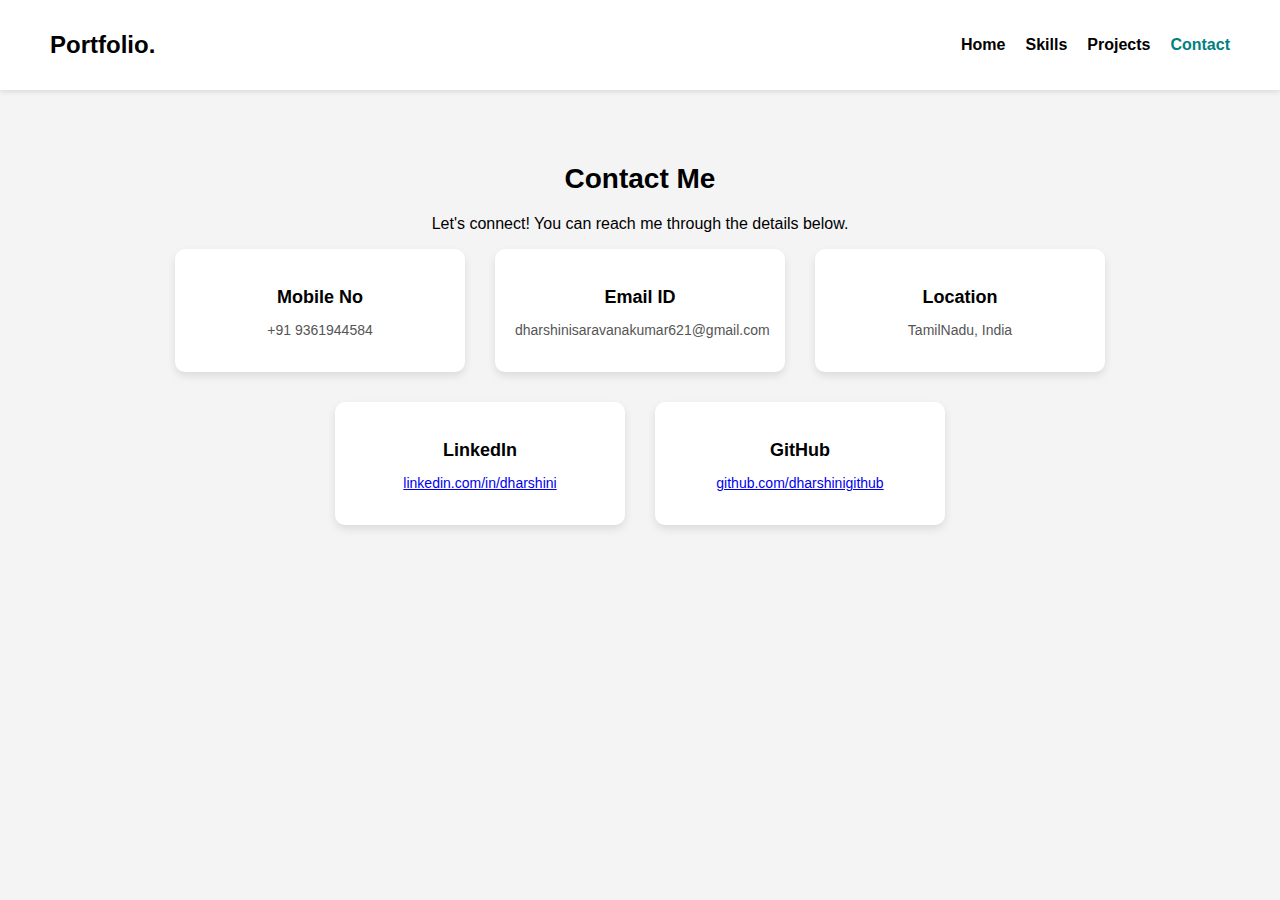
<file: contact.html>
<!DOCTYPE html>
<html lang="en">
<head>
    <meta charset="UTF-8">
    <meta name="viewport" content="width=device-width, initial-scale=1.0">
    <title>Contact Me</title>
    <link rel="stylesheet" href="styles.css">
</head>
<body>

    <header>
        <h1 class="logo">Portfolio.</h1>
        <nav>
            <ul>
                <li><a href="index.html">Home</a></li>
                <li><a href="skills.html">Skills</a></li>
                <li><a href="projects.html">Projects</a></li>
                <li><a href="contact.html" class="active">Contact</a></li>
            </ul>
        </nav>
    </header>

    <section class="contact-section">
        <h2>Contact <span>Me</span></h2>
        <p>Let's connect! You can reach me through the details below.</p>

        <div class="contact-info">
            <div class="contact-card">
                <i class="fas fa-phone"></i>
                <h3>Mobile No</h3>
                <p>+91 9361944584</p>
            </div>

            <div class="contact-card">
                <i class="fas fa-envelope"></i>
                <h3>Email ID</h3>
                <p>dharshinisaravanakumar621@gmail.com</p>
            </div>

            <div class="contact-card">
                <i class="fas fa-map-marker-alt"></i>
                <h3>Location</h3>
                <p>TamilNadu, India</p>
            </div>
            <div class="contact-card">
                <i class="fab fa-linkedin"></i>
                <h3>LinkedIn</h3>
                <p><a href="https://www.linkedin.com/in/dharshini-saravanakumar-55a1972a4/" target="_blank">linkedin.com/in/dharshini</a></p>
            </div>

            <div class="contact-card">
                <i class="fab fa-github"></i>
                <h3>GitHub</h3>
                <p><a href="https://github.com/Dharsh292005" target="_blank">github.com/dharshinigithub</a></p>
            </div>
        </div>
    </section>

</body>
</html>
</file>
<file: styles.css>
/* General Styling */
body {
    font-family: 'Arial', sans-serif;
    margin: 0;
    padding: 0;
    background-color: #f4f4f4;
}

/* Header */
header {
    display: flex;
    justify-content: space-between;
    align-items: center;
    padding: 15px 50px;
    background-color: white;
    box-shadow: 0px 2px 5px rgba(0, 0, 0, 0.1);
}

.logo {
    font-size: 24px;
    font-weight: bold;
}

nav ul {
    list-style: none;
    display: flex;
    gap: 20px;
}

nav ul li {
    display: inline;
}

nav ul li a {
    text-decoration: none;
    color: black;
    font-weight: bold;
}

nav ul li a.active {
    color: teal;
}

/* Skills Section */
.skills-section {
    text-align: center;
    padding: 50px 20px;
}

.skills-section h2 {
    font-size: 28px;
    margin-bottom: 30px;
}
/* Hero Section */
.hero {
    display: flex;
    align-items: center;
    justify-content: center;
    gap: 50px;
    padding: 50px;
    max-width: 1200px;
    margin: auto;
}

.hero-content {
    max-width: 500px;
}

.hero h1 {
    font-size: 36px;
    margin: 0;
}

.hero h2 {
    font-size: 28px;
    color: #444;
    margin: 5px 0;
}

.hero h3 {
    font-size: 22px;
    font-weight: normal;
    color: #666;
}

.highlight {
    font-weight: bold;
    color: teal;
}

.hero p {
    font-size: 16px;
    color: #555;
    margin-bottom: 20px;
}

/* Social Icons */
.social-icons {
    display: flex;
    gap: 15px;
    margin-bottom: 20px;
}

.social-icons a {
    text-decoration: none;
    font-size: 24px;
    color: teal;
    transition: 0.3s;
}

.social-icons a:hover {
    color: darkcyan;
}

/* Button */
.btn {
    display: inline-block;
    padding: 10px 20px;
    background-color: teal;
    color: white;
    text-decoration: none;
    border-radius: 5px;
    transition: 0.3s;
}

.btn:hover {
    background-color: darkcyan;
}

/* Hero Image */
.hero-image img {
    width: 300px;
    border-radius: 10px;
    box-shadow: 0 4px 8px rgba(0, 0, 0, 0.1);
}
/* Skills Wrapper */
.skills-wrapper {
    display: grid;
    grid-template-columns: repeat(auto-fit, minmax(250px, 1fr));
    gap: 20px;
    max-width: 1000px;
    margin: auto;
}

/* Skill Card */
.skill-card {
    background: white;
    padding: 20px;
    border-radius: 10px;
    box-shadow: 0 4px 8px rgba(0, 0, 0, 0.1);
    text-align: center;
    transition: transform 0.3s ease, box-shadow 0.3s ease;
}

.skill-card:hover {
    transform: translateY(-5px);
    box-shadow: 0 6px 12px rgba(0, 0, 0, 0.2);
}

.skill-card i {
    font-size: 40px;
    color: teal;
    margin-bottom: 10px;
}

.skill-card h3 {
    font-size: 22px;
    margin-bottom: 5px;
}

.skill-card p {
    font-size: 14px;
    color: #666;
}
.projects-section {
    text-align: center;
    padding: 50px;
}

.projects-wrapper {
    display: flex;
    flex-wrap: wrap;
    justify-content: center;
    gap: 20px;
}

.project-card {
    width: 300px; /* Set a fixed width for project cards */
    border: 2px solid #ddd;
    border-radius: 10px;
    overflow: hidden;
    text-align: center;
    padding: 15px;
    background-color: #f9f9f9;
    transition: transform 0.3s ease-in-out;
}

.project-card:hover {
    transform: scale(1.05);
}
.project-card img {
    width: 100%;  /* Make sure it fits inside the card */
    max-width: 300px; /* Set a max width */
    height: auto; /* Maintain aspect ratio */
    display: block;
    margin: auto; /* Center the image */
    border-radius: 10px; /* Optional: Round edges */
}


.project-card h3 {
    margin: 10px 0;
    font-size: 20px;
}

.project-card p {
    font-size: 14px;
    color: #666;
}
.contact-section {
    text-align: center;
    padding: 50px 20px;
}

.contact-section h2 {
    font-size: 28px;
    margin-bottom: 20px;
}

.contact-info {
    display: flex;
    justify-content: center;
    gap: 30px;
    flex-wrap: wrap;
    margin-bottom: 30px;
}

.contact-card {
    background: white;
    padding: 20px;
    border-radius: 10px;
    box-shadow: 0 4px 8px rgba(0, 0, 0, 0.1);
    text-align: center;
    width: 250px;
}

.contact-card i {
    font-size: 30px;
    color: teal;
    margin-bottom: 10px;
}

.contact-card h3 {
    font-size: 18px;
    margin-bottom: 5px;
}

.contact-card p {
    font-size: 14px;
    color: #555;
}

/* Contact Form */
.contact-form {
    max-width: 500px;
    margin: auto;
    background: white;
    padding: 20px;
    border-radius: 10px;
    box-shadow: 0 4px 8px rgba(0, 0, 0, 0.1);
}

.contact-form input,
.contact-form textarea {
    width: 100%;
    padding: 10px;
    margin: 10px 0;
    border: 1px solid #ccc;
    border-radius: 5px;
}

.contact-form textarea {
    height: 100px;
}

.contact-form .btn {
    display: inline-block;
    padding: 10px 20px;
    background-color: teal;
    color: white;
    text-decoration: none;
    border-radius: 5px;
    transition: 0.3s;
    border: none;
    cursor: pointer;
}

.contact-form .btn:hover {
    background-color: darkcyan;
}

/* Responsive Design */
@media (max-width: 768px) {
    .skills-wrapper {
        grid-template-columns: 1fr;
    }
}
</file>
